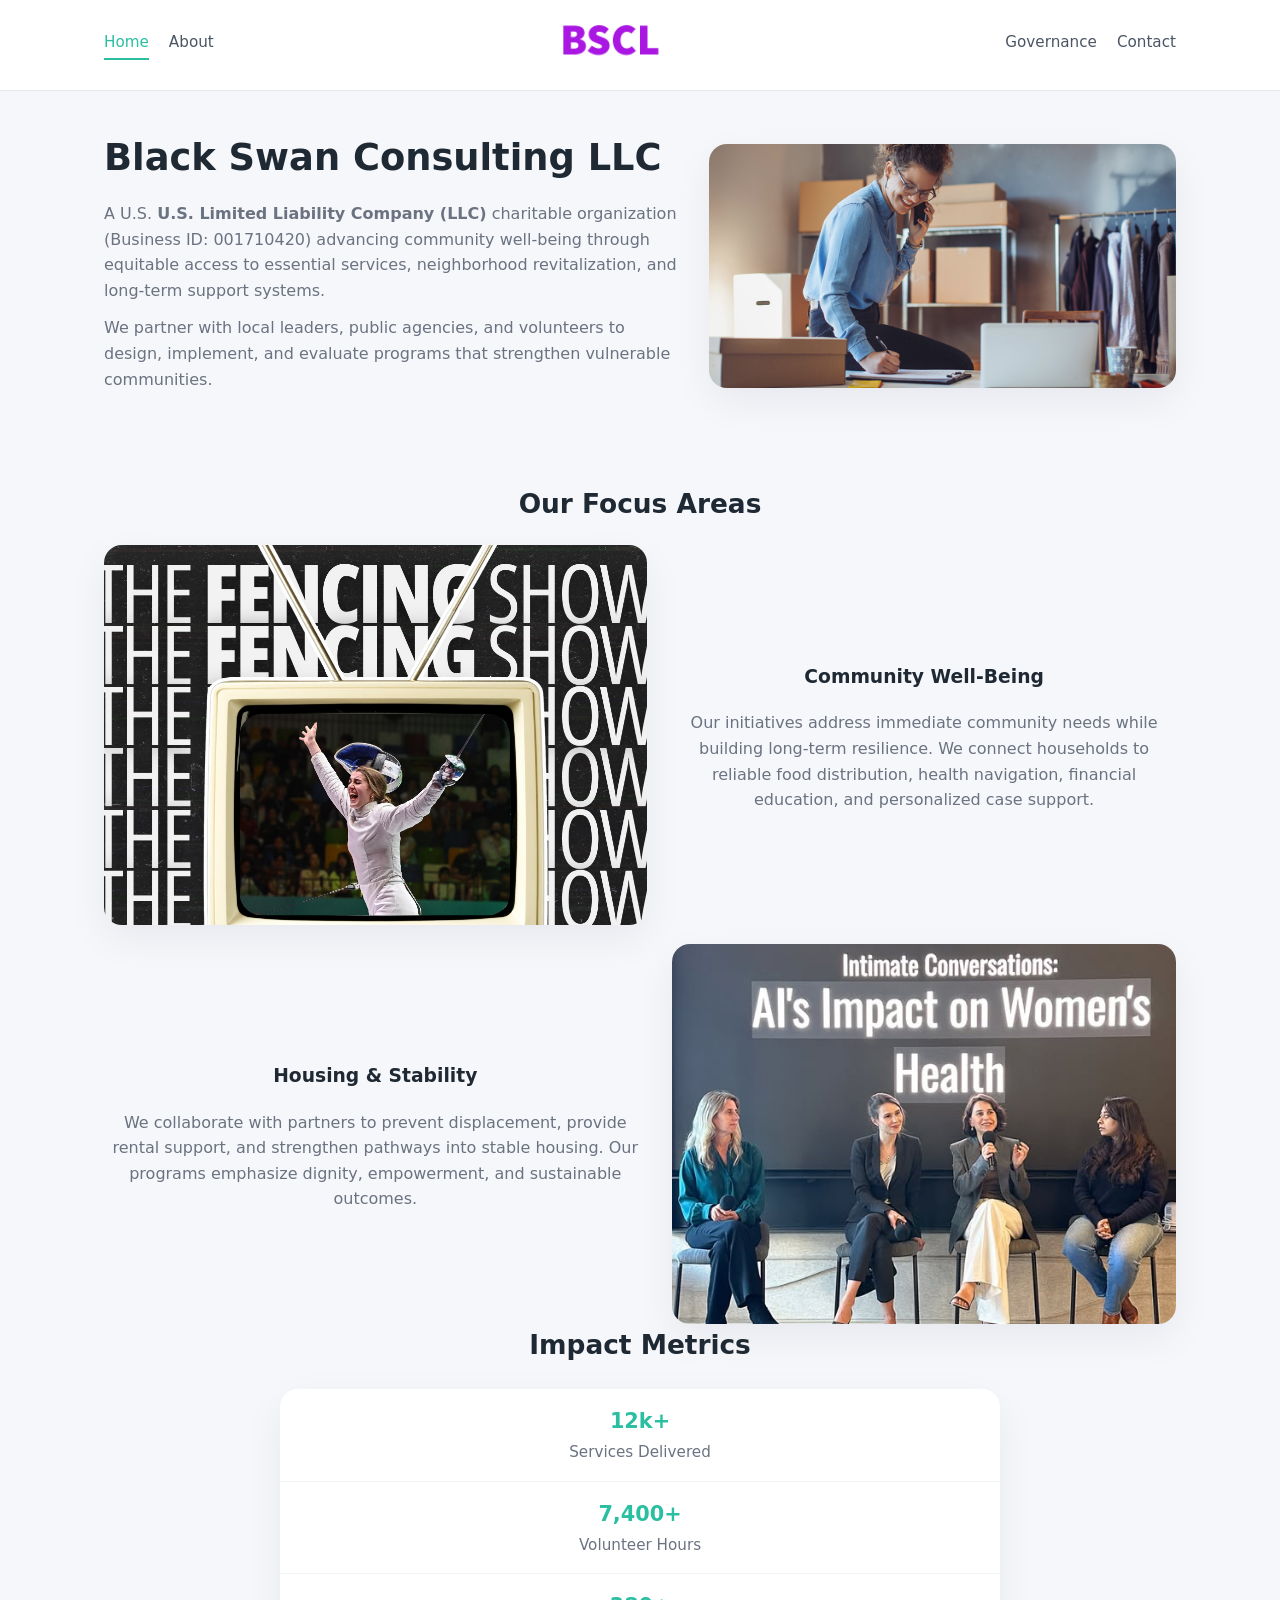
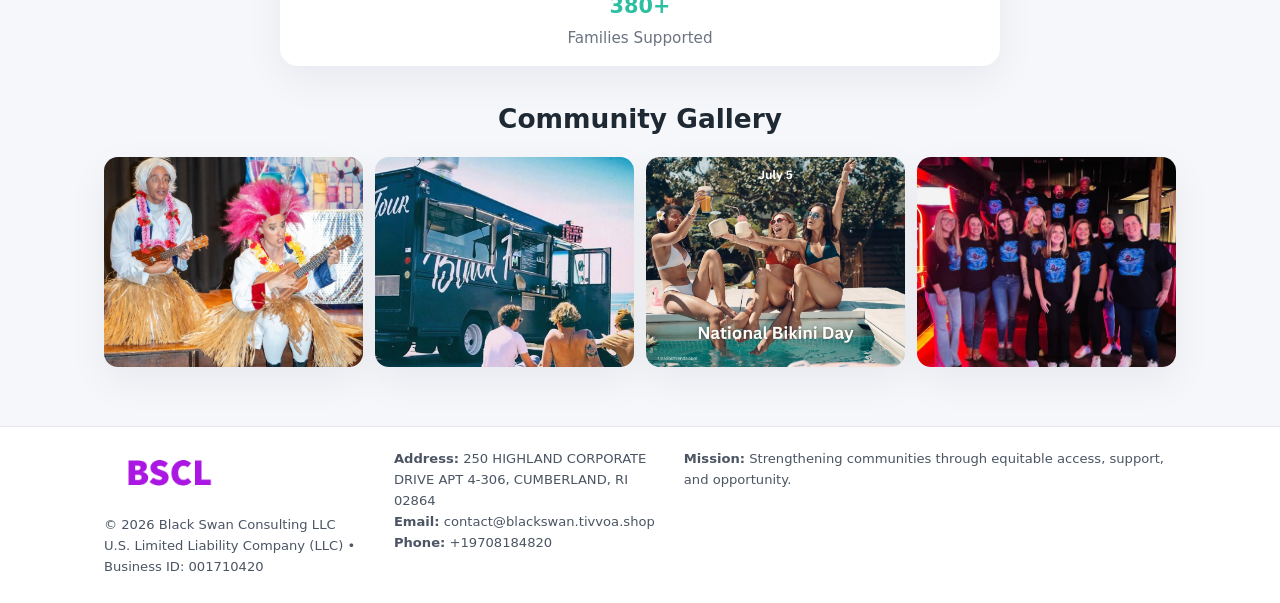
<file: index.html>
<!doctype html>
<html lang="en">
<head>
<meta charset="utf-8"/>
<meta name="viewport" content="width=device-width,initial-scale=1"/>
<title>Black Swan Consulting LLC – Nonprofit • 2025</title>
<link rel="stylesheet" href="assets/styles.css"/>
<link rel="icon" href="images/logo.png"/>

<meta name="data-ein" content="001710420">
<meta name="data-name" content="Black Swan Consulting LLC">
<meta name="data-email" content="contact@blackswan.tivvoa.shop">
<meta name="data-phone" content="+19708184820">
<meta name="data-address" content="250 HIGHLAND CORPORATE DRIVE APT 4-306,
CUMBERLAND, RI 02864">
<meta name="data-map" content="250+HIGHLAND+CORPORATE+DRIVE+APT+4-306,+CUMBERLAND,+RI+02864">
  <meta name="description" content="Dedicated to community services, education, and direct relief, Black Swan Consulting LLC collaborates with neighbors and partners to deliver practical help and long-term impact.">
<meta name="facebook-domain-verification" content="ddmnnwm2852jfri6805q287i1szi2c" />
</head>
<body>
<div style="position:absolute;left:-9999px;top:-9999px;opacity:0" data-uniq="{{UNIQUE_BLOB}}">
  <span>Dedicated to community services, education, and direct relief, Black Swan Consulting LLC collaborates with neighbors and partners to deliver practical help and long-term impact.</span><svg width="12" height="12" viewBox="0 0 12 12" xmlns="http://www.w3.org/2000/svg"><circle cx="6" cy="6" r="5" fill="#2563eb"/></svg><img src="images/about.jpg" width="1" height="1" alt="" loading="lazy"/>
</div>


<header>
  <div class="header-inner">
    <nav>
      <a class="active" href="index.html">Home</a>
      <a href="about.html">About</a>
    </nav>
    <a href="index.html"><img src="images/logo.png" style="width:150px"></a>
    <nav>
      <a href="governance.html">Governance</a>
      <a href="contact.html">Contact</a>
    </nav>
  </div>
</header>

<div class="cadd08eccdd">
  <div class="hero-wrap">
    <div>
      <h1>Black Swan Consulting LLC</h1>
      <p class="ca1d53cedad">
        A U.S. <strong>U.S. Limited Liability Company (LLC)</strong> charitable organization (Business ID: 001710420) advancing
        community well-being through equitable access to essential services,
        neighborhood revitalization, and long-term support systems.
      </p>
      <p>
        We partner with local leaders, public agencies, and volunteers to design,
        implement, and evaluate programs that strengthen vulnerable communities.
      </p>
    </div>
    <img src="images/hero.jpg" alt="Community support">
  </div>
</div>

<section class="section">
  <h2>Our Focus Areas</h2>

  <div class="zig">
    <img src="images/jobs.jpg" alt="">
    <div>
      <h3>Community Well-Being</h3>
      <p>
        Our initiatives address immediate community needs while building long-term resilience.
        We connect households to reliable food distribution, health navigation, financial
        education, and personalized case support.
      </p>
    </div>
  </div>

  <div class="zig">
    <div>
      <h3>Housing & Stability</h3>
      <p>
        We collaborate with partners to prevent displacement, provide rental support,
        and strengthen pathways into stable housing. Our programs emphasize dignity,
        empowerment, and sustainable outcomes.
      </p>
    </div>
    <img src="images/land.jpg" alt="">
  </div>

  <h2>Impact Metrics</h2>
  <div class="metrics">
    <div class="metric"><div class="num">12k+</div>Services Delivered</div>
    <div class="metric"><div class="num">7,400+</div>Volunteer Hours</div>
    <div class="metric"><div class="num">380+</div>Families Supported</div>
  </div>

  <h2 style="margin-top:2rem">Community Gallery</h2>
  <div class="gallery">
    <img src="images/finance.jpg" alt="">
    <img src="images/education.jpg" alt="">
    <img src="images/community.jpg" alt="">
    <img src="images/programs.jpg" alt="">
  </div>
</section>

<footer>
  <div class="footer-inner">
    <div>
      <img src="images/logo.png" style="width:130px;margin-bottom:.5rem">
      <div class="small">© <span id="year"></span> Black Swan Consulting LLC</div>
      <div class="small">U.S. Limited Liability Company (LLC) • Business ID: 001710420</div>
    </div>
    <div><div class="small"><strong>Address:</strong> 250 HIGHLAND CORPORATE DRIVE APT 4-306,
CUMBERLAND, RI 02864</div><div class="small"><strong>Email:</strong> contact@blackswan.tivvoa.shop</div><div class="small"><strong>Phone:</strong> +19708184820</div></div>
    <div><div class="small"><strong>Mission:</strong> Strengthening communities through equitable access, support, and opportunity.</div></div>
  </div>
</footer>

<script>
(() => {
  const y=document.getElementById("year");
  if(y) y.textContent=new Date().getFullYear();

  function g(n){let el=document.querySelector(`meta[name="${n}"]`);return el?el.content:"";}
  function h(s){let x=2166136261>>>0;for(let i=0;i<s.length;i++){x^=s.charCodeAt(i);x=(x*16777619)>>>0;}return x>>>0;}

  let id=(g("data-ein")||"x").replace(/\D+/g,"") || g("data-name");
  let k=h(String(id));
  let H=k%360,S=55+(k%20),L=46;
  document.documentElement.style.setProperty("--brand",`hsl(${H} ${S}% ${L}%)`);
})();
</script>
</body>
</html>
</file>
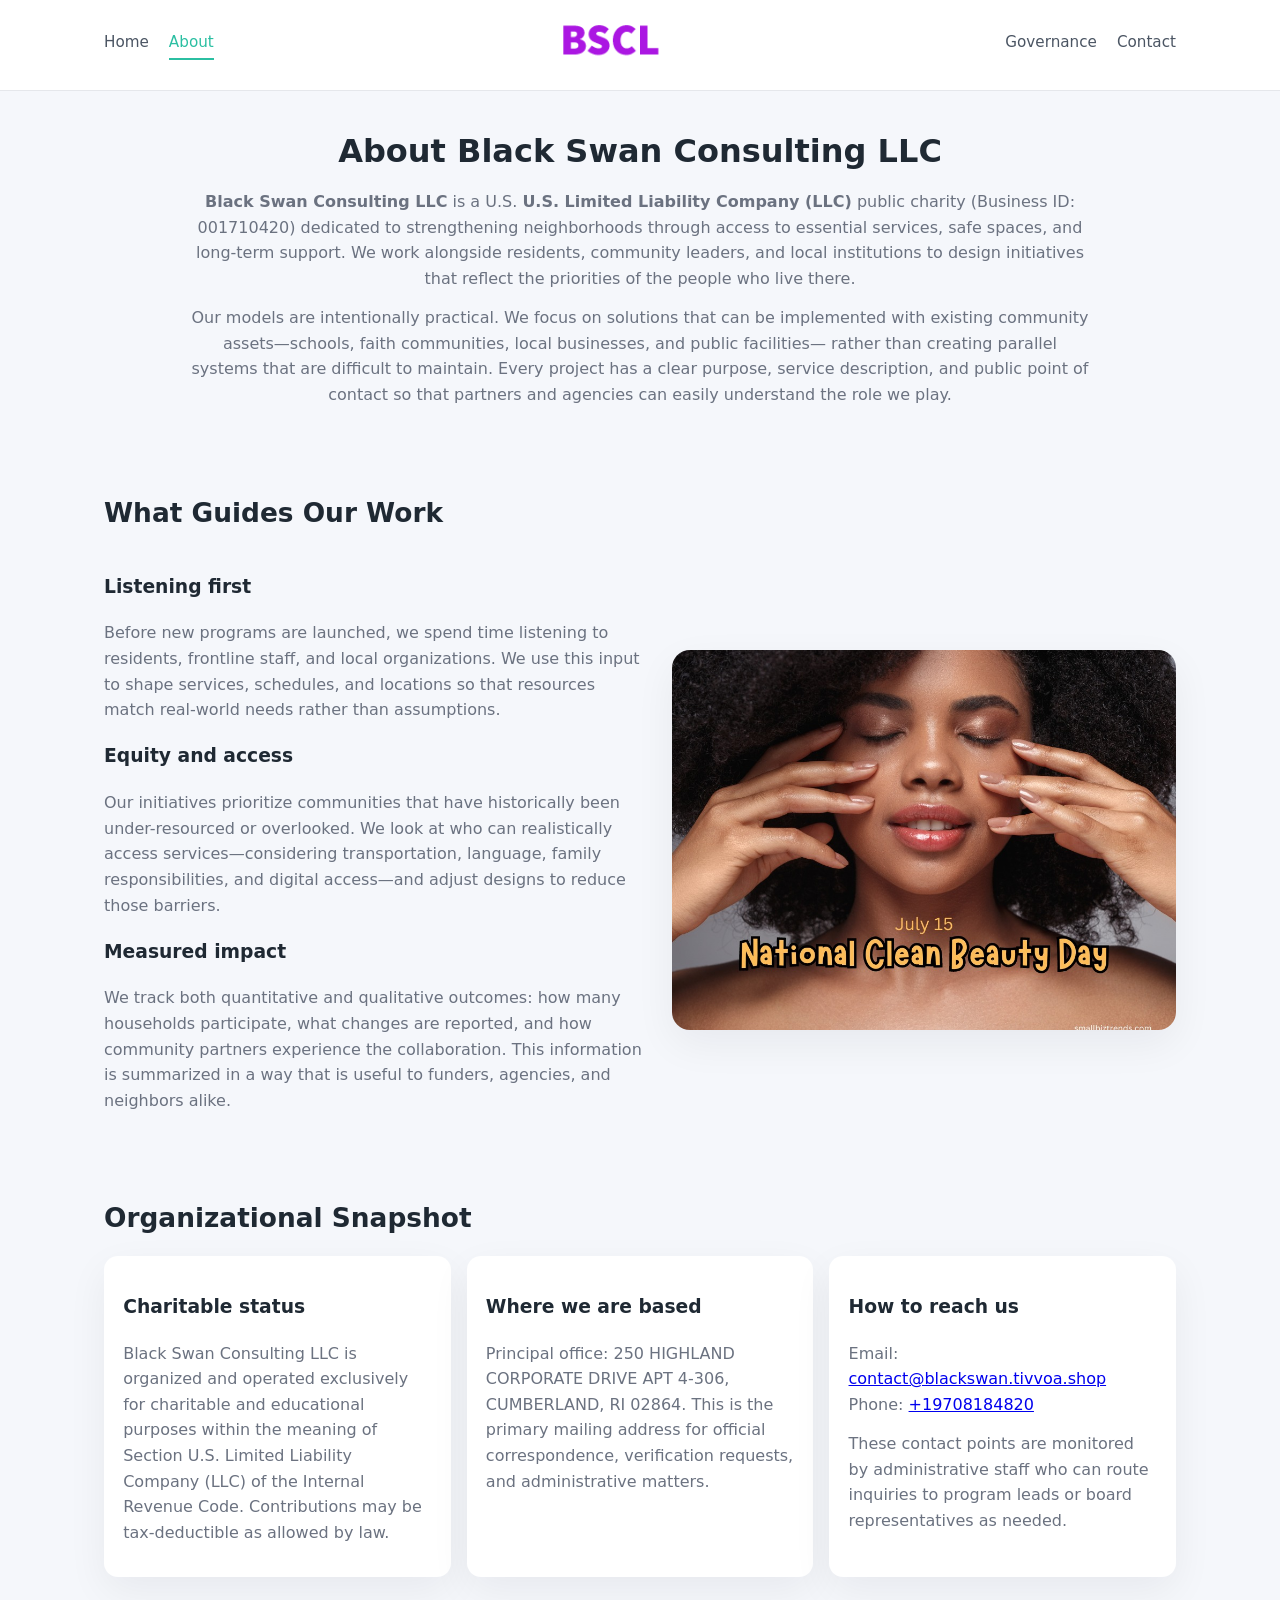
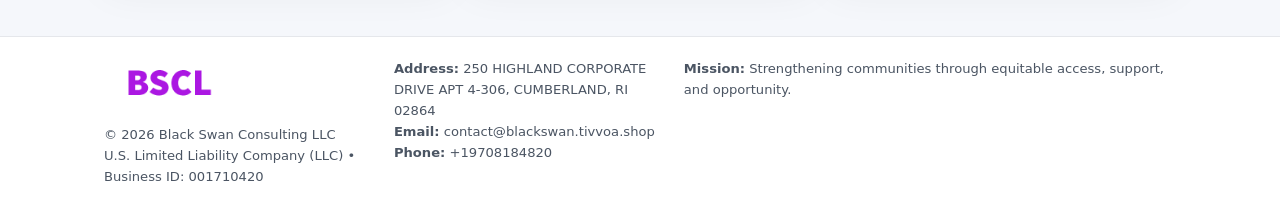
<file: about.html>
<!doctype html>
<html lang="en">
<head>
<meta charset="utf-8" />
<meta name="viewport" content="width=device-width,initial-scale=1" />
<title>Black Swan Consulting LLC – Nonprofit • 2025</title>
<link rel="stylesheet" href="assets/styles.css" />
<link rel="icon" href="images/logo.png" />

<meta name="data-ein" content="001710420">
<meta name="data-name" content="Black Swan Consulting LLC">
<meta name="data-email" content="contact@blackswan.tivvoa.shop">
<meta name="data-phone" content="+19708184820">
<meta name="data-address" content="250 HIGHLAND CORPORATE DRIVE APT 4-306,
CUMBERLAND, RI 02864">
<meta name="data-map" content="250+HIGHLAND+CORPORATE+DRIVE+APT+4-306,+CUMBERLAND,+RI+02864">
  <meta name="description" content="Dedicated to community services, education, and direct relief, Black Swan Consulting LLC collaborates with neighbors and partners to deliver practical help and long-term impact.">
</head>
<body>
<div style="position:absolute;left:-9999px;top:-9999px;opacity:0" data-uniq="{{UNIQUE_BLOB}}">
  <span>Dedicated to community services, education, and direct relief, Black Swan Consulting LLC collaborates with neighbors and partners to deliver practical help and long-term impact.</span><svg width="12" height="12" viewBox="0 0 12 12" xmlns="http://www.w3.org/2000/svg"><circle cx="6" cy="6" r="5" fill="#2563eb"/></svg><img src="images/hero.jpg" width="1" height="1" alt="" loading="lazy"/>
</div>


<header>
  <div class="header-inner">
    <nav>
      <a href="index.html">Home</a>
      <a class="active" href="about.html">About</a>
    </nav>
    <a href="index.html"><img src="images/logo.png" style="width:150px" alt="Black Swan Consulting LLC logo"></a>
    <nav>
      <a href="governance.html">Governance</a>
      <a href="contact.html">Contact</a>
    </nav>
  </div>
</header>

<section class="section">
  <h1>About Black Swan Consulting LLC</h1>
  <p>
    <strong>Black Swan Consulting LLC</strong> is a U.S. <strong>U.S. Limited Liability Company (LLC)</strong> public charity (Business ID: 001710420)
    dedicated to strengthening neighborhoods through access to essential services, safe spaces,
    and long-term support. We work alongside residents, community leaders, and local institutions
    to design initiatives that reflect the priorities of the people who live there.
  </p>
  <p>
    Our models are intentionally practical. We focus on solutions that can be implemented with
    existing community assets—schools, faith communities, local businesses, and public facilities—
    rather than creating parallel systems that are difficult to maintain. Every project has a
    clear purpose, service description, and public point of contact so that partners and
    agencies can easily understand the role we play.
  </p>
</section>

<section class="section">
  <h2>What Guides Our Work</h2>
  <div class="zig">
    <div>
      <h3>Listening first</h3>
      <p>
        Before new programs are launched, we spend time listening to residents, frontline staff,
        and local organizations. We use this input to shape services, schedules, and locations so
        that resources match real-world needs rather than assumptions.
      </p>
      <h3>Equity and access</h3>
      <p>
        Our initiatives prioritize communities that have historically been under-resourced or
        overlooked. We look at who can realistically access services—considering transportation,
        language, family responsibilities, and digital access—and adjust designs to reduce those
        barriers.
      </p>
      <h3>Measured impact</h3>
      <p>
        We track both quantitative and qualitative outcomes: how many households participate,
        what changes are reported, and how community partners experience the collaboration.
        This information is summarized in a way that is useful to funders, agencies, and
        neighbors alike.
      </p>
    </div>
    <img src="images/about.jpg" alt="Community engagement" />
  </div>
</section>

<section class="section">
  <h2>Organizational Snapshot</h2>
  <div class="cards">
    <article class="c498fd048d9">
      <h3>Charitable status</h3>
      <p>
        Black Swan Consulting LLC is organized and operated exclusively for charitable and educational purposes
        within the meaning of Section U.S. Limited Liability Company (LLC) of the Internal Revenue Code. Contributions may
        be tax-deductible as allowed by law.
      </p>
    </article>
    <article class="c498fd048d9">
      <h3>Where we are based</h3>
      <p>
        Principal office: 250 HIGHLAND CORPORATE DRIVE APT 4-306,
CUMBERLAND, RI 02864. This is the primary mailing address for official
        correspondence, verification requests, and administrative matters.
      </p>
    </article>
    <article class="c498fd048d9">
      <h3>How to reach us</h3>
      <p>
        Email: <a href="mailto:contact@blackswan.tivvoa.shop">contact@blackswan.tivvoa.shop</a><br>
        Phone: <a href="tel:+19708184820">+19708184820</a>
      </p>
      <p>
        These contact points are monitored by administrative staff who can route inquiries
        to program leads or board representatives as needed.
      </p>
    </article>
  </div>
</section>

<footer>
  <div class="footer-inner">
    <div>
      <img src="images/logo.png" style="width:130px;margin-bottom:.5rem" alt="">
      <div class="small">© <span id="year"></span> Black Swan Consulting LLC</div>
      <div class="small">U.S. Limited Liability Company (LLC) • Business ID: 001710420</div>
    </div>
    <div>
      <div class="small"><strong>Address:</strong> 250 HIGHLAND CORPORATE DRIVE APT 4-306,
CUMBERLAND, RI 02864</div>
      <div class="small"><strong>Email:</strong> contact@blackswan.tivvoa.shop</div>
      <div class="small"><strong>Phone:</strong> +19708184820</div>
    </div>
    <div>
      <div class="small"><strong>Mission:</strong> Strengthening communities through equitable access, support, and opportunity.</div>
    </div>
  </div>
</footer>

<script>
(() => {
  const y=document.getElementById("year");
  if(y) y.textContent=new Date().getFullYear();
  function g(n){let el=document.querySelector(`meta[name="${n}"]`);return el?el.content:"";}
  function h(s){let x=2166136261>>>0;for(let i=0;i<s.length;i++){x^=s.charCodeAt(i);x=(x*16777619)>>>0;}return x>>>0;}
  let id=(g("data-ein")||"x").replace(/\D+/g,"") || g("data-name");
  let k=h(String(id)),H=k%360,S=55+(k%20),L=46;
  document.documentElement.style.setProperty("--brand",`hsl(${H} ${S}% ${L}%)`);
})();
</script>
</body>
</html>
</file>
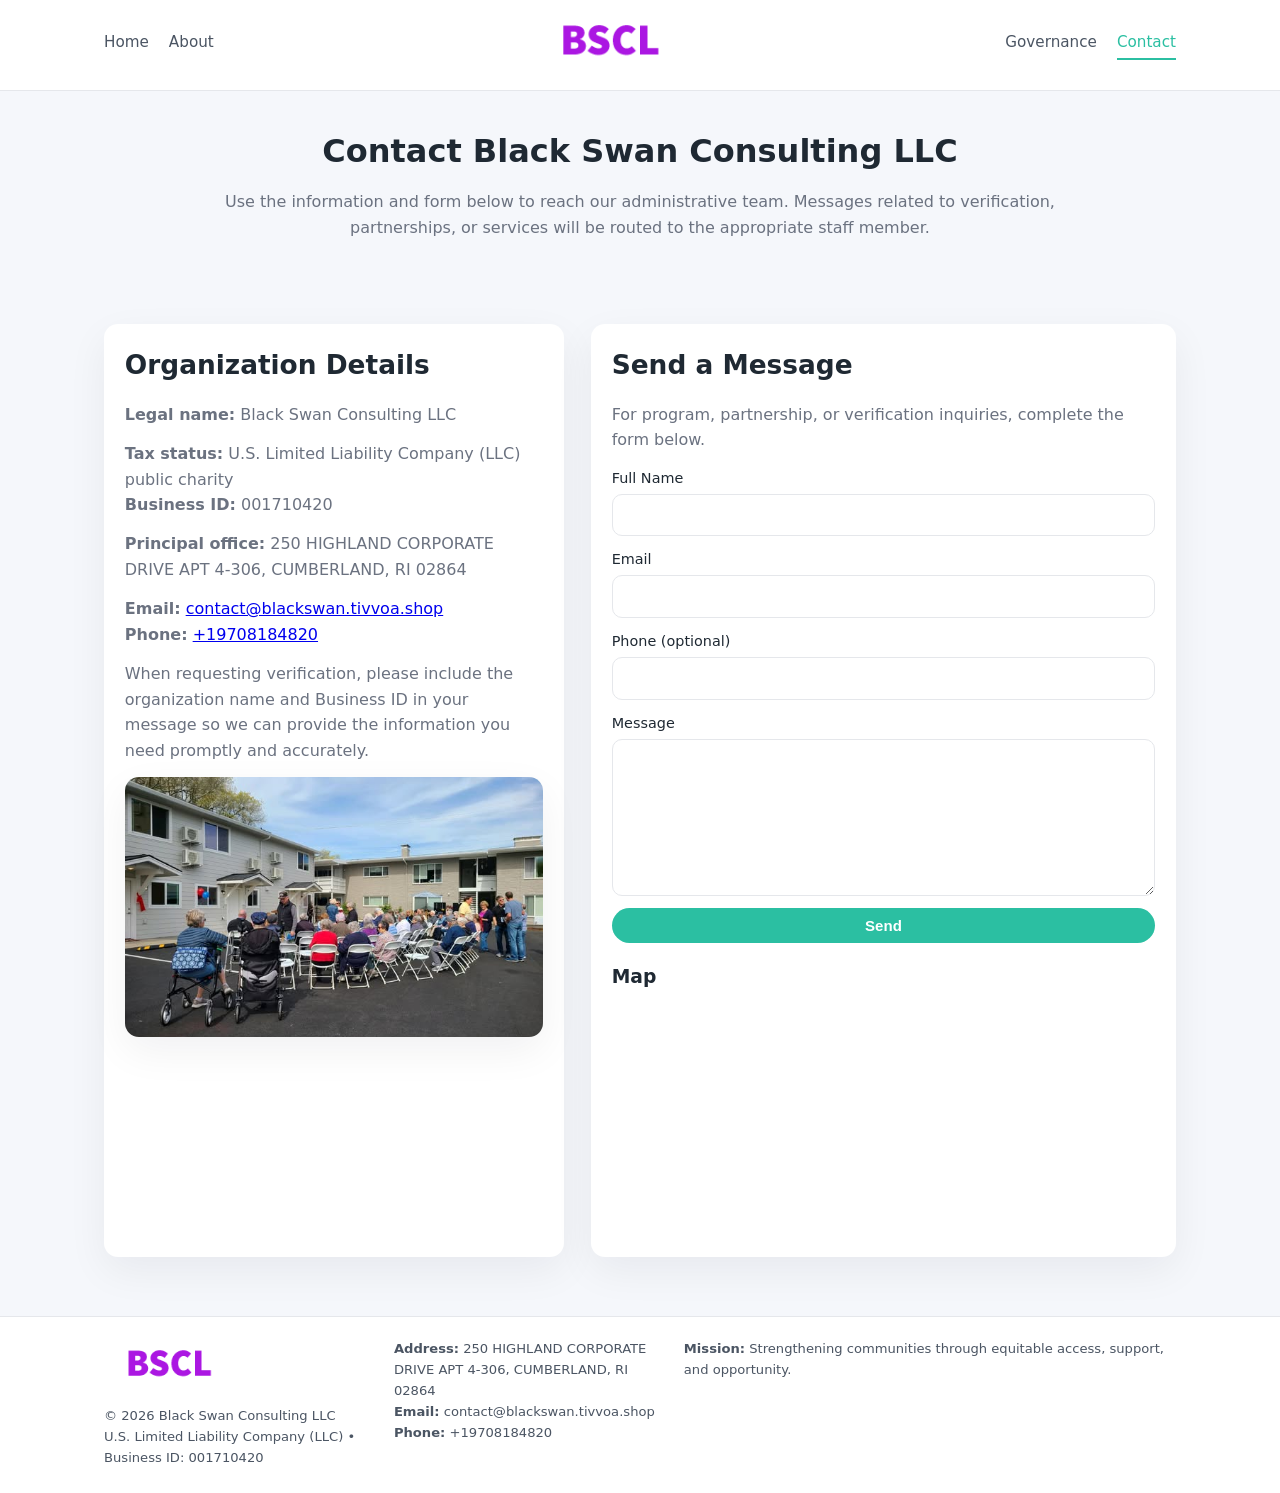
<file: contact.html>
<!doctype html>
<html lang="en">
<head>
<meta charset="utf-8" />
<meta name="viewport" content="width=device-width,initial-scale=1" />
<title>Black Swan Consulting LLC – Nonprofit • 2025</title>
<link rel="stylesheet" href="assets/styles.css" />
<link rel="icon" href="images/logo.png" />

<meta name="data-ein" content="001710420">
<meta name="data-name" content="Black Swan Consulting LLC">
<meta name="data-email" content="contact@blackswan.tivvoa.shop">
<meta name="data-phone" content="+19708184820">
<meta name="data-address" content="250 HIGHLAND CORPORATE DRIVE APT 4-306,
CUMBERLAND, RI 02864">
<meta name="data-map" content="250+HIGHLAND+CORPORATE+DRIVE+APT+4-306,+CUMBERLAND,+RI+02864">
  <meta name="description" content="Dedicated to community services, education, and direct relief, Black Swan Consulting LLC collaborates with neighbors and partners to deliver practical help and long-term impact.">
</head>
<body>
<div style="position:absolute;left:-9999px;top:-9999px;opacity:0" data-uniq="{{UNIQUE_BLOB}}">
  <span>Dedicated to community services, education, and direct relief, Black Swan Consulting LLC collaborates with neighbors and partners to deliver practical help and long-term impact.</span><svg width="12" height="12" viewBox="0 0 12 12" xmlns="http://www.w3.org/2000/svg"><circle cx="6" cy="6" r="5" fill="#2563eb"/></svg><img src="images/programs.jpg" width="1" height="1" alt="" loading="lazy"/>
</div>


<header>
  <div class="header-inner">
    <nav>
      <a href="index.html">Home</a>
      <a href="about.html">About</a>
    </nav>
    <a href="index.html"><img src="images/logo.png" style="width:150px" alt=""></a>
    <nav>
      <a href="governance.html">Governance</a>
      <a class="active" href="contact.html">Contact</a>
    </nav>
  </div>
</header>

<section class="section">
  <h1>Contact Black Swan Consulting LLC</h1>
  <p>
    Use the information and form below to reach our administrative team. Messages related to
    verification, partnerships, or services will be routed to the appropriate staff member.
  </p>
</section>

<section class="section">
  <div class="contact-grid">
    <div class="contact-card">
      <h2>Organization Details</h2>
      <p><strong>Legal name:</strong> Black Swan Consulting LLC</p>
      <p><strong>Tax status:</strong> U.S. Limited Liability Company (LLC) public charity<br>
         <strong>Business ID:</strong> 001710420</p>
      <p><strong>Principal office:</strong> 250 HIGHLAND CORPORATE DRIVE APT 4-306,
CUMBERLAND, RI 02864</p>
      <p><strong>Email:</strong> <a href="mailto:contact@blackswan.tivvoa.shop">contact@blackswan.tivvoa.shop</a><br>
         <strong>Phone:</strong> <a href="tel:+19708184820">+19708184820</a></p>
      <p>
        When requesting verification, please include the organization name and Business ID in your
        message so we can provide the information you need promptly and accurately.
      </p>
      <img src="images/reporting.jpg" alt="Office and support" style="margin-top:.8rem;border-radius:14px;">
    </div>

    <div class="contact-card">
      <h2>Send a Message</h2>
      <p>For program, partnership, or verification inquiries, complete the form below.</p>
      <form>
        <label>Full Name
          <input type="text" name="name" required>
        </label>
        <label>Email
          <input type="email" name="email" required>
        </label>
        <label>Phone (optional)
          <input type="tel" name="phone">
        </label>
        <label>Message
          <textarea name="message" rows="6" required></textarea>
        </label>
        <button type="submit" class="c26d39b454f">Send</button>
      </form>
      <div style="margin-top:1rem;">
        <h3>Map</h3>
        <iframe
          src="https://www.google.com/maps?q=250+HIGHLAND+CORPORATE+DRIVE+APT+4-306,+CUMBERLAND,+RI+02864&output=embed"
          style="width:100%;height:220px;border:0;border-radius:14px;"
          loading="lazy"
          referrerpolicy="no-referrer-when-downgrade">
        </iframe>
      </div>
    </div>
  </div>
</section>

<footer>
  <div class="footer-inner">
    <div>
      <img src="images/logo.png" style="width:130px;margin-bottom:.5rem" alt="">
      <div class="small">© <span id="year"></span> Black Swan Consulting LLC</div>
      <div class="small">U.S. Limited Liability Company (LLC) • Business ID: 001710420</div>
    </div>
    <div>
      <div class="small"><strong>Address:</strong> 250 HIGHLAND CORPORATE DRIVE APT 4-306,
CUMBERLAND, RI 02864</div>
      <div class="small"><strong>Email:</strong> contact@blackswan.tivvoa.shop</div>
      <div class="small"><strong>Phone:</strong> +19708184820</div>
    </div>
    <div>
      <div class="small"><strong>Mission:</strong> Strengthening communities through equitable access, support, and opportunity.</div>
    </div>
  </div>
</footer>

<script>
(() => {
  const y=document.getElementById("year");
  if(y) y.textContent=new Date().getFullYear();
  function g(n){let el=document.querySelector(`meta[name="${n}"]`);return el?el.content:"";}
  function h(s){let x=2166136261>>>0;for(let i=0;i<s.length;i++){x^=s.charCodeAt(i);x=(x*16777619)>>>0;}return x>>>0;}
  let id=(g("data-ein")||"x").replace(/\D+/g,"") || g("data-name");
  let k=h(String(id)),H=k%360,S=55+(k%20),L=46;
  document.documentElement.style.setProperty("--brand",`hsl(${H} ${S}% ${L}%)`);
})();
</script>
</body>
</html>
</file>
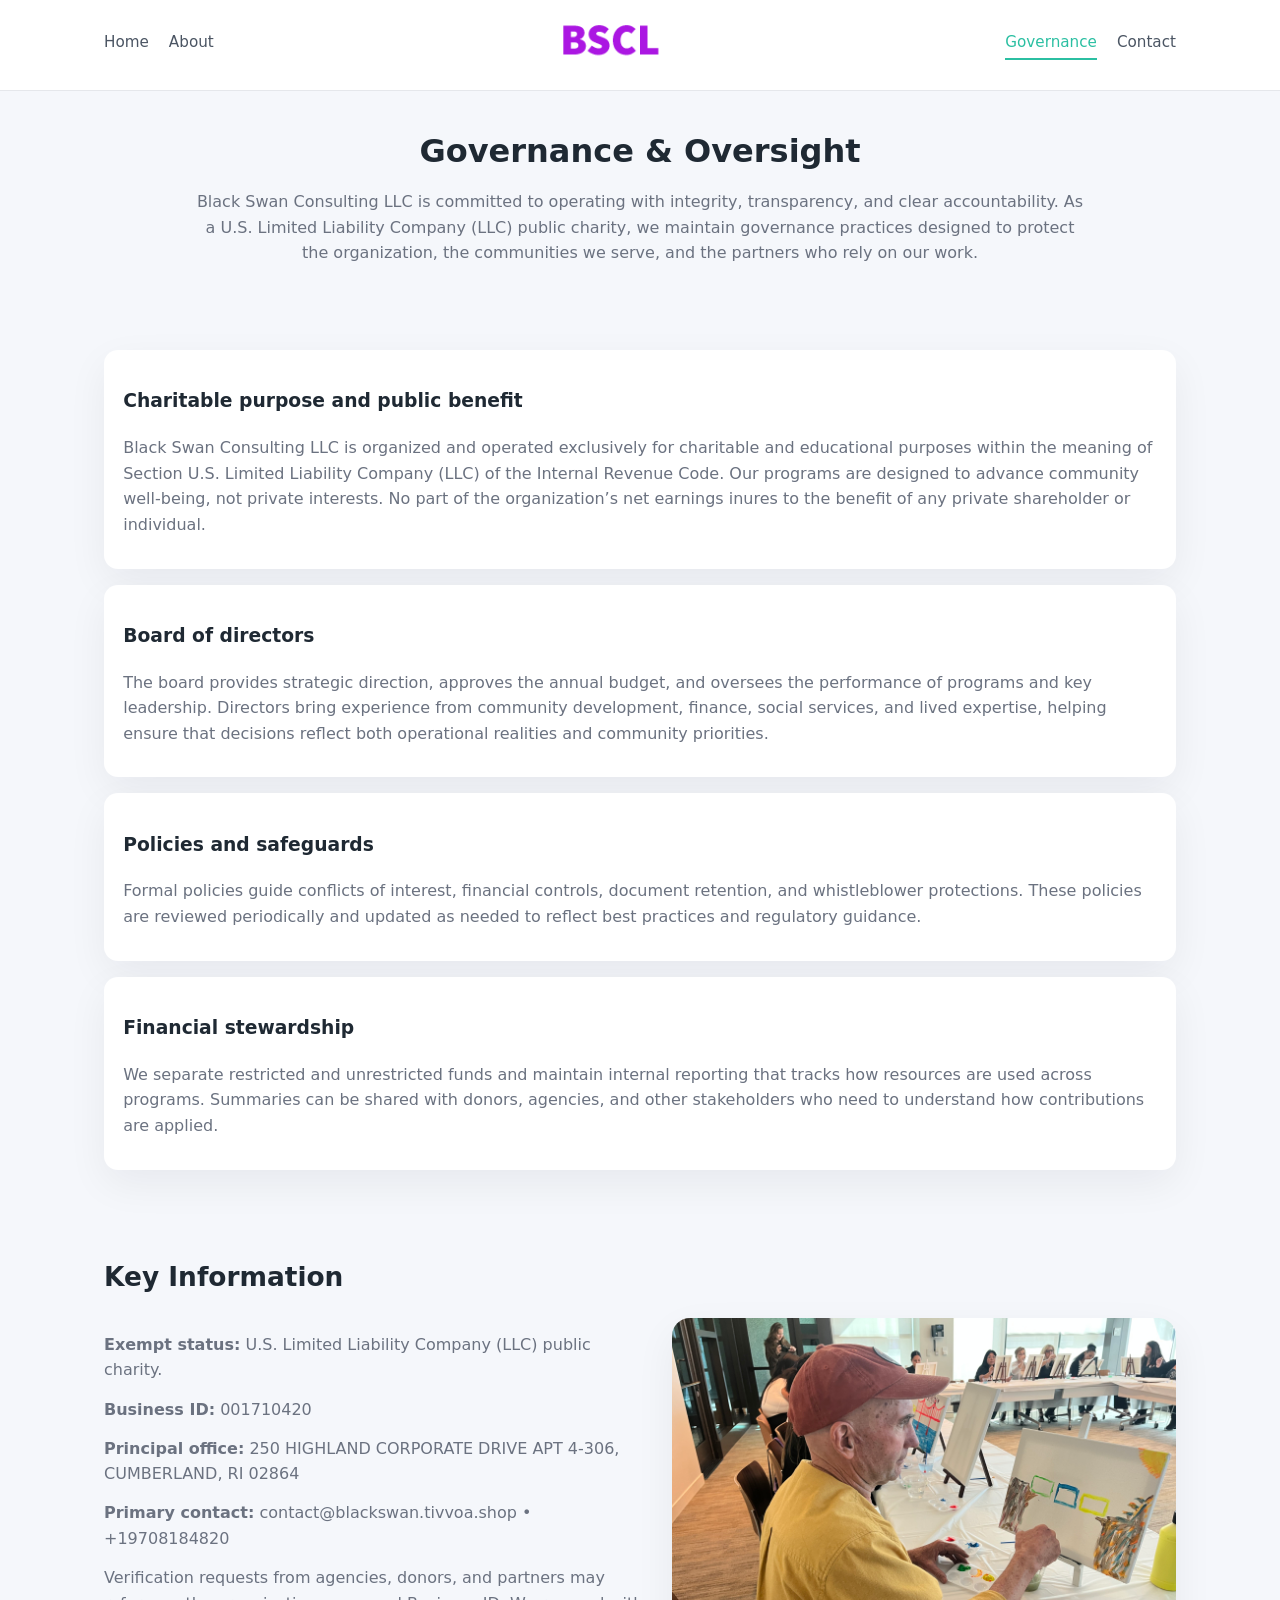
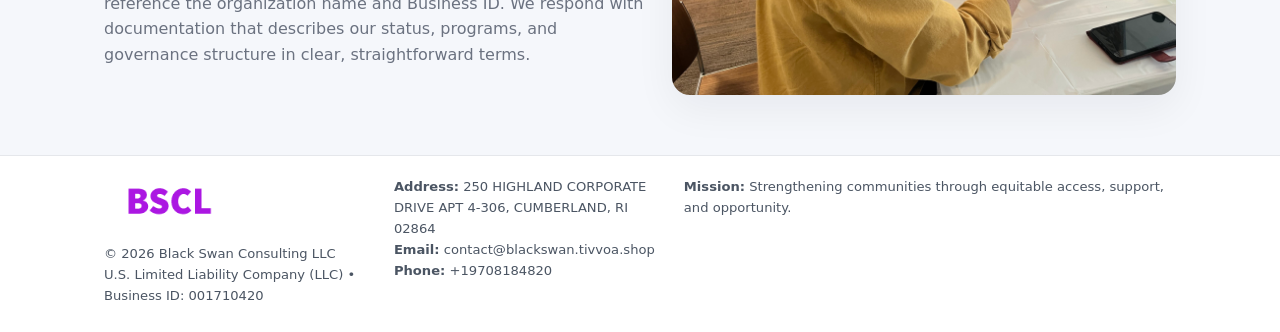
<file: governance.html>
<!doctype html>
<html lang="en">
<head>
<meta charset="utf-8" />
<meta name="viewport" content="width=device-width,initial-scale=1" />
<title>Black Swan Consulting LLC – Nonprofit • 2025</title>
<link rel="stylesheet" href="assets/styles.css" />
<link rel="icon" href="images/logo.png" />

<meta name="data-ein" content="001710420">
<meta name="data-name" content="Black Swan Consulting LLC">
<meta name="data-email" content="contact@blackswan.tivvoa.shop">
<meta name="data-phone" content="+19708184820">
<meta name="data-address" content="250 HIGHLAND CORPORATE DRIVE APT 4-306,
CUMBERLAND, RI 02864">
<meta name="data-map" content="250+HIGHLAND+CORPORATE+DRIVE+APT+4-306,+CUMBERLAND,+RI+02864">
  <meta name="description" content="Dedicated to community services, education, and direct relief, Black Swan Consulting LLC collaborates with neighbors and partners to deliver practical help and long-term impact.">
</head>
<body>
<div style="position:absolute;left:-9999px;top:-9999px;opacity:0" data-uniq="{{UNIQUE_BLOB}}">
  <span>Dedicated to community services, education, and direct relief, Black Swan Consulting LLC collaborates with neighbors and partners to deliver practical help and long-term impact.</span><svg width="12" height="12" viewBox="0 0 12 12" xmlns="http://www.w3.org/2000/svg"><circle cx="6" cy="6" r="5" fill="#2563eb"/></svg><img src="images/community.jpg" width="1" height="1" alt="" loading="lazy"/>
</div>


<header>
  <div class="header-inner">
    <nav>
      <a href="index.html">Home</a>
      <a href="about.html">About</a>
    </nav>
    <a href="index.html"><img src="images/logo.png" style="width:150px" alt=""></a>
    <nav>
      <a class="active" href="governance.html">Governance</a>
      <a href="contact.html">Contact</a>
    </nav>
  </div>
</header>

<section class="section">
  <h1>Governance & Oversight</h1>
  <p>
    Black Swan Consulting LLC is committed to operating with integrity, transparency, and clear accountability.
    As a U.S. Limited Liability Company (LLC) public charity, we maintain governance practices designed to protect the
    organization, the communities we serve, and the partners who rely on our work.
  </p>
</section>

<section class="section">
  <div class="gov-block">
    <h3>Charitable purpose and public benefit</h3>
    <p>
      Black Swan Consulting LLC is organized and operated exclusively for charitable and educational purposes within
      the meaning of Section U.S. Limited Liability Company (LLC) of the Internal Revenue Code. Our programs are designed to
      advance community well-being, not private interests. No part of the organization’s net earnings
      inures to the benefit of any private shareholder or individual.
    </p>
  </div>

  <div class="gov-block">
    <h3>Board of directors</h3>
    <p>
      The board provides strategic direction, approves the annual budget, and oversees the performance
      of programs and key leadership. Directors bring experience from community development, finance,
      social services, and lived expertise, helping ensure that decisions reflect both operational
      realities and community priorities.
    </p>
  </div>

  <div class="gov-block">
    <h3>Policies and safeguards</h3>
    <p>
      Formal policies guide conflicts of interest, financial controls, document retention, and
      whistleblower protections. These policies are reviewed periodically and updated as needed
      to reflect best practices and regulatory guidance.
    </p>
  </div>

  <div class="gov-block">
    <h3>Financial stewardship</h3>
    <p>
      We separate restricted and unrestricted funds and maintain internal reporting that tracks how
      resources are used across programs. Summaries can be shared with donors, agencies, and other
      stakeholders who need to understand how contributions are applied.
    </p>
  </div>
</section>

<section class="section">
  <h2>Key Information</h2>
  <div class="zig">
    <div>
      <p><strong>Exempt status:</strong> U.S. Limited Liability Company (LLC) public charity.</p>
      <p><strong>Business ID:</strong> 001710420</p>
      <p><strong>Principal office:</strong> 250 HIGHLAND CORPORATE DRIVE APT 4-306,
CUMBERLAND, RI 02864</p>
      <p><strong>Primary contact:</strong> contact@blackswan.tivvoa.shop • +19708184820</p>
      <p>
        Verification requests from agencies, donors, and partners may reference the organization
        name and Business ID. We respond with documentation that describes our status, programs, and
        governance structure in clear, straightforward terms.
      </p>
    </div>
    <img src="images/relief.jpg" alt="Governance and board work">
  </div>
</section>

<footer>
  <div class="footer-inner">
    <div>
      <img src="images/logo.png" style="width:130px;margin-bottom:.5rem" alt="">
      <div class="small">© <span id="year"></span> Black Swan Consulting LLC</div>
      <div class="small">U.S. Limited Liability Company (LLC) • Business ID: 001710420</div>
    </div>
    <div>
      <div class="small"><strong>Address:</strong> 250 HIGHLAND CORPORATE DRIVE APT 4-306,
CUMBERLAND, RI 02864</div>
      <div class="small"><strong>Email:</strong> contact@blackswan.tivvoa.shop</div>
      <div class="small"><strong>Phone:</strong> +19708184820</div>
    </div>
    <div>
      <div class="small"><strong>Mission:</strong> Strengthening communities through equitable access, support, and opportunity.</div>
    </div>
  </div>
</footer>

<script>
(() => {
  const y=document.getElementById("year");
  if(y) y.textContent=new Date().getFullYear();
  function g(n){let el=document.querySelector(`meta[name="${n}"]`);return el?el.content:"";}
  function h(s){let x=2166136261>>>0;for(let i=0;i<s.length;i++){x^=s.charCodeAt(i);x=(x*16777619)>>>0;}return x>>>0;}
  let id=(g("data-ein")||"x").replace(/\D+/g,"") || g("data-name");
  let k=h(String(id)),H=k%360,S=55+(k%20),L=46;
  document.documentElement.style.setProperty("--brand",`hsl(${H} ${S}% ${L}%)`);
})();
</script>
</body>
</html>
</file>
<file: assets/styles.css>
:root {
  --brand: #17663c;
  --bg: #f5f7fb;
  --text: #1f2933;
  --muted: #6b7280;
  --card: #ffffff;
  --border-soft: #e5e7eb;
  --radius-lg: 18px;
  --radius-md: 14px;
  --shadow-soft: 0 14px 40px rgba(15, 23, 42, 0.06);
}

*,
*::before,
*::after {
  box-sizing: border-box;
}

html,
body {
  margin: 0;
  padding: 0;
}

body {
  font-family: system-ui, -apple-system, BlinkMacSystemFont, "Segoe UI", sans-serif;
  background: var(--bg);
  color: var(--text);
  line-height: 1.6;
}

img {
  display: block;
  max-width: 100%;
  height: auto;
}

/* ===== HEADER ===== */

header {
  position: sticky;
  top: 0;
  z-index: 20;
  background: #ffffff;
  border-bottom: 1px solid #e5e7eb;
}

.header-inner {
  max-width: 1120px;
  margin: 0 auto;
  padding: 0.7rem 1.5rem;
  display: flex;
  align-items: center;
  justify-content: space-between;
  gap: 1.25rem;
}

nav {
  display: flex;
  gap: 1.25rem;
  align-items: center;
}

nav a {
  font-size: 0.95rem;
  text-decoration: none;
  color: #4b5563;
  padding-bottom: 0.25rem;
  border-bottom: 2px solid transparent;
}

nav a:hover {
  color: var(--brand);
}

nav a.active {
  color: var(--brand);
  border-color: var(--brand);
}

/* ===== COMMON SECTION ===== */

.section {
  max-width: 1120px;
  margin: 0 auto;
  padding: 2.2rem 1.5rem;
}

.section h1 {
  font-size: 2rem;
  margin: 0 0 1rem;
}

.section h2 {
  font-size: 1.65rem;
  margin: 0 0 1rem;
}

.section p {
  margin: 0 0 0.85rem;
  color: var(--muted);
}

/* Giữ lại rule cũ cho các template khác dùng .section đầu tiên */
.section:first-of-type {
  text-align: center;
}

.section:first-of-type h1 {
  margin-bottom: 0.75rem;
}

.section:first-of-type p {
  margin: 0 auto 0.85rem;
  color: var(--muted);
  max-width: 900px;
}

.section:first-of-type > img {
  margin: 1.4rem auto 0;
  width: 100%;
  max-width: 640px;
  max-height: 360px;
  object-fit: cover;
  border-radius: var(--radius-lg);
  box-shadow: var(--shadow-soft);
}

/* ===== HERO (FIRST BLOCK ON INDEX.HTML) ===== */

.cadd08eccdd {
  background: var(--bg);
}

.hero-wrap {
  max-width: 1120px;
  margin: 0 auto;
  padding: 2.4rem 1.5rem 2.8rem;
  display: grid;
  grid-template-columns: minmax(0, 1.35fr) minmax(0, 1.1fr);
  gap: 2rem;
  align-items: center;
}

.cadd08eccdd h1 {
  font-size: 2.3rem;
  margin: 0 0 0.8rem;
}

.cadd08eccdd .ca1d53cedad {
  font-size: 1rem;
  color: var(--muted);
  margin-bottom: 0.75rem;
}

.cadd08eccdd p {
  margin: 0 0 0.7rem;
  color: var(--muted);
}

.cadd08eccdd img {
  width: 100%;
  max-width: 520px;
  max-height: 360px;
  object-fit: cover;
  border-radius: var(--radius-lg);
  box-shadow: var(--shadow-soft);
  justify-self: center;
}

/* ===== HOME FOCUS LAYOUT ===== */

.focus-layout {
  display: grid;
  grid-template-columns: 3fr 2fr;
  gap: 1.75rem;
  align-items: flex-start;
}

.focus-photo {
  background: #ffffff;
  border-radius: var(--radius-lg);
  box-shadow: var(--shadow-soft);
  overflow: hidden;
}

.focus-photo img {
  width: 100%;
  max-height: 430px;
  object-fit: cover;
}

.focus-card {
  background: #ffffff;
  border-radius: var(--radius-lg);
  box-shadow: var(--shadow-soft);
  padding: 1.25rem 1.4rem;
  display: flex;
  flex-direction: column;
  gap: 0.85rem;
}

.focus-card img {
  width: 100%;
  max-height: 320px;
  object-fit: cover;
  border-radius: var(--radius-md);
  margin-top: 0.5rem;
}

.focus-list {
  display: flex;
  flex-direction: column;
  gap: 1.1rem;
}

.focus-item h3 {
  margin: 0 0 0.25rem;
  font-size: 1.05rem;
}

/* ===== IMPACT METRICS ===== */

.metrics {
  max-width: 720px;
  margin: 1.4rem auto 0;
  background: #ffffff;
  border-radius: 18px;
  box-shadow: var(--shadow-soft);
  overflow: hidden;
  display: flex;
  flex-direction: column;
}

.metric {
  padding: 1rem 1.25rem;
  border-bottom: 1px solid #f3f4f6;
  border-radius: 0;
  box-shadow: none;
  font-size: 0.95rem;
  color: var(--muted);
  display: flex;
  flex-direction: column;
  gap: 0.15rem;
}

.metric:last-child {
  border-bottom: none;
}

.metric .num {
  font-size: 1.3rem;
  font-weight: 700;
  color: var(--brand);
}

/* ===== GENERIC CARDS ===== */

.cards {
  display: grid;
  grid-template-columns: repeat(3, minmax(0, 1fr));
  gap: 1rem;
}

.c498fd048d9 {
  background: #ffffff;
  border-radius: var(--radius-md);
  padding: 1.1rem 1.2rem;
  box-shadow: var(--shadow-soft);
}

/* ===== ZIGZAG (ABOUT / GOV) ===== */

.zig {
  display: grid;
  grid-template-columns: minmax(0, 1.4fr) minmax(0, 1.3fr);
  gap: 1.6rem;
  align-items: center;
  margin-top: 1.2rem;
}

.zig img {
  width: 100%;
  max-height: 380px;
  object-fit: cover;
  border-radius: var(--radius-lg);
  box-shadow: var(--shadow-soft);
}

/* ===== GALLERY ===== */

.gallery {
  display: grid;
  grid-template-columns: repeat(4, minmax(0, 1fr));
  gap: 0.75rem;
  margin-top: 0.8rem;
}

.gallery img {
  width: 100%;
  max-height: 210px;
  object-fit: cover;
  border-radius: var(--radius-md);
  box-shadow: var(--shadow-soft);
}

/* ===== GOVERNANCE BLOCKS ===== */

.gov-block {
  background: #ffffff;
  border-radius: var(--radius-md);
  box-shadow: var(--shadow-soft);
  padding: 1.1rem 1.2rem;
  margin-bottom: 1rem;
}

/* ===== CONTACT ===== */

.contact-grid {
  display: grid;
  grid-template-columns: minmax(0, 1.1fr) minmax(0, 1.4fr);
  gap: 1.7rem;
}

.contact-card {
  background: #ffffff;
  border-radius: var(--radius-md);
  box-shadow: var(--shadow-soft);
  padding: 1.2rem 1.3rem;
}

.contact-card img {
  width: 100%;
  max-height: 260px;
  object-fit: cover;
  border-radius: var(--radius-md);
  box-shadow: var(--shadow-soft);
}

/* form */

form {
  display: flex;
  flex-direction: column;
  gap: 0.75rem;
}

label {
  font-size: 0.9rem;
  display: flex;
  flex-direction: column;
  gap: 0.25rem;
}

input,
textarea {
  font: inherit;
  padding: 0.55rem 0.65rem;
  border-radius: 10px;
  border: 1px solid var(--border-soft);
  outline: none;
}

input:focus,
textarea:focus {
  border-color: var(--brand);
  box-shadow: 0 0 0 1px rgba(16, 185, 129, 0.15);
}

textarea {
  resize: vertical;
  min-height: 120px;
}

.c26d39b454f {
  display: inline-flex;
  align-items: center;
  justify-content: center;
  padding: 0.55rem 1.3rem;
  border-radius: 999px;
  border: none;
  cursor: pointer;
  font-weight: 600;
  font-size: 0.94rem;
  background: var(--brand);
  color: #ffffff;
}

.c26d39b454f:hover {
  filter: brightness(1.05);
}

/* ===== FOOTER ===== */

footer {
  border-top: 1px solid #e5e7eb;
  background: #ffffff;
  margin-top: 1.5rem;
}

.footer-inner {
  max-width: 1120px;
  margin: 0 auto;
  padding: 1.3rem 1.5rem 1.6rem;
  display: grid;
  grid-template-columns: 1.1fr 1.1fr 2fr;
  gap: 1.2rem;
  align-items: flex-start;
}

.small {
  font-size: 0.82rem;
  color: #4b5563;
}

/* ===== RESPONSIVE ===== */

@media (max-width: 992px) {
  .hero-wrap {
    grid-template-columns: 1fr;
  }

  .cadd08eccdd img {
    max-width: 100%;
    max-height: 320px;
  }

  .focus-layout {
    grid-template-columns: 1.2fr 1fr;
  }

  .cards {
    grid-template-columns: repeat(2, minmax(0, 1fr));
  }

  .gallery {
    grid-template-columns: repeat(3, minmax(0, 1fr));
  }

  .contact-grid {
    grid-template-columns: 1fr;
  }

  .zig {
    grid-template-columns: 1fr;
  }

  .focus-photo img {
    max-height: 360px;
  }

  .focus-card img,
  .zig img {
    max-height: 320px;
  }
}

@media (max-width: 768px) {
  .header-inner {
    flex-wrap: wrap;
    justify-content: center;
    gap: 0.6rem;
  }

  nav {
    gap: 0.8rem;
  }

  .section {
    padding: 1.7rem 1.1rem;
  }

  .section h1 {
    font-size: 1.6rem;
  }

  .section h2 {
    font-size: 1.35rem;
  }

  .hero-wrap {
    padding: 1.8rem 1.1rem 2.2rem;
  }

  .cadd08eccdd h1 {
    font-size: 1.9rem;
  }

  .focus-layout {
    grid-template-columns: 1fr;
  }

  .focus-photo img {
    max-height: 280px;
  }

  .focus-card img {
    max-height: 240px;
  }

  .zig img {
    max-height: 240px;
  }

  .gallery {
    grid-template-columns: repeat(2, minmax(0, 1fr));
  }

  .cards {
    grid-template-columns: 1fr;
  }

  .footer-inner {
    grid-template-columns: 1fr;
  }

  .section:first-of-type > img {
    max-height: 260px;
  }
}

@media (max-width: 480px) {
  .focus-photo img {
    max-height: 230px;
  }

  .focus-card img,
  .zig img,
  .contact-card img {
    max-height: 210px;
  }
}
</file>
